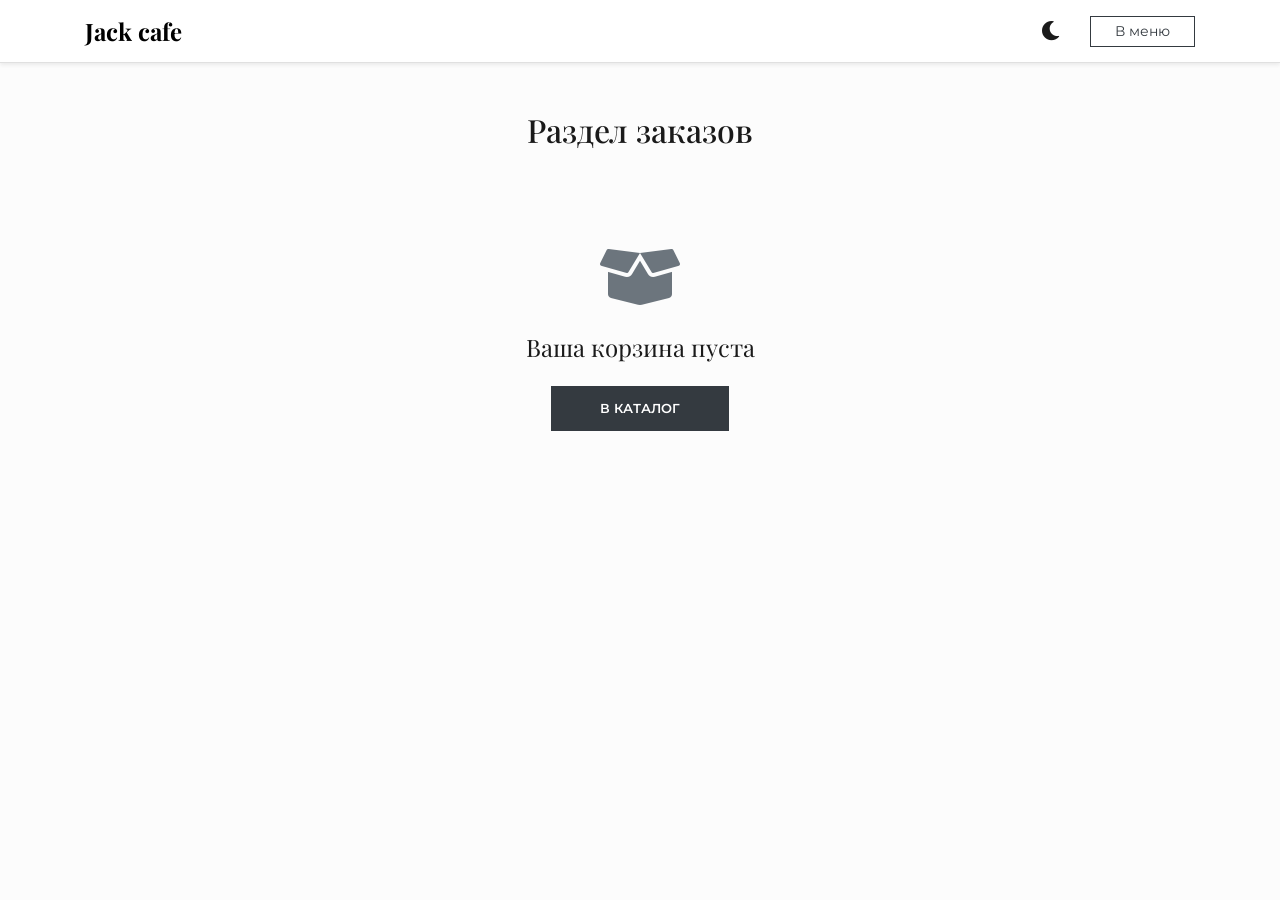
<file: cart.html>
<!DOCTYPE html>
<html lang="ru">
<head>
    <meta charset="UTF-8">
    <meta name="viewport" content="width=device-width, initial-scale=1.0">
    <title>Корзина — Jack cafe</title>
    <link rel="stylesheet" href="https://cdn.jsdelivr.net/npm/bootstrap@4.6.2/dist/css/bootstrap.min.css">
    <link rel="stylesheet" href="https://cdnjs.cloudflare.com/ajax/libs/font-awesome/5.15.4/css/all.min.css">
    <link href="https://fonts.googleapis.com/css2?family=Montserrat:wght@300;400;500;600;700&family=Playfair+Display:ital,wght@0,600;1,600&display=swap" rel="stylesheet">
    <link rel="stylesheet" href="style.css">
    <style>
        .qty-btn { width: 30px; height: 30px; border: 1px solid #ccc; background: #fff; cursor: pointer; }
        body.dark-theme .qty-btn { background: #222; color: #fff; border-color: #444; }
    </style>
</head>
<body>
    <script>
        if (localStorage.getItem('theme') === 'dark') {
            document.body.classList.add('dark-theme');
        }
    </script>

    <nav class="navbar navbar-expand-lg sticky-top shadow-sm main-nav">
        <div class="container">
            <a class="navbar-brand" href="index.html">Jack cafe</a>
            <div class="ml-auto d-flex align-items-center">
                <button id="theme-toggle" class="theme-btn mr-4" title="Сменить тему">
                    <i class="fas fa-moon"></i>
                </button>
                <a href="index.html" class="btn btn-outline-dark btn-sm px-4 rounded-0">В меню</a>
            </div>
        </div>
    </nav>

    <main class="container my-5 reveal active">
        <h2 class="mb-5 text-center">Раздел заказов</h2>
        
        <div id="cart-filled" style="display: none;">
            <div class="table-responsive border shadow-sm">
                <table class="table text-center mb-0 bg-white">
                    <thead class="thead-light">
                        <tr>
                            <th class="text-left pl-4">Товар</th>
                            <th>Цена</th>
                            <th>Количество</th>
                            <th>Сумма</th>
                            <th>Удалить</th>
                        </tr>
                    </thead>
                    <tbody id="cart-tbody"></tbody>
                </table>
            </div>
            
            <div class="d-flex justify-content-between align-items-center mt-4 p-4 bg-white border shadow-sm">
                <h4 class="m-0 font-weight-bold">Итого: <span id="cart-total" style="color: #c5a880;">0 ₽</span></h4>
                <a href="order.html" class="btn btn-dark btn-lg px-5 rounded-0">Оформить заказ</a>
            </div>
        </div>

        <div id="cart-empty" class="text-center py-5" style="display: none;">
            <i class="fas fa-box-open fa-4x mb-4 text-muted"></i>
            <h4 class="font-weight-normal">Ваша корзина пуста</h4>
            <a href="index.html" class="btn btn-dark px-5 mt-3 rounded-0">В каталог</a>
        </div>
    </main>

    <script src="app.js"></script>
    <script>
        document.addEventListener('DOMContentLoaded', () => {
            showCartList();
        });

        // Функция отрисовки корзины
        const showCartList = () => {
            const list = getCartData();
            const tbody = document.getElementById('cart-tbody');
            const filledBlock = document.getElementById('cart-filled');
            const emptyBlock = document.getElementById('cart-empty');
            
            if (list.length > 0) {
                filledBlock.style.display = 'block';
                emptyBlock.style.display = 'none';
                tbody.innerHTML = '';
                
                let totalCost = 0;

                list.forEach((product, idx) => {
                    const currentSum = product.price * product.qty;
                    totalCost += currentSum;
                    
                    // Используем шаблонные строки для создания HTML
                    const tr = document.createElement('tr');
                    tr.innerHTML = `
                        <td class="text-left pl-4 font-weight-bold align-middle">${product.name}</td>
                        <td class="align-middle">${product.price} ₽</td>
                        <td class="align-middle">
                            <button type="button" class="qty-btn" onclick="modifyQuantity(${idx}, -1)">-</button>
                            <span class="mx-3 font-weight-bold">${product.qty}</span>
                            <button type="button" class="qty-btn" onclick="modifyQuantity(${idx}, 1)">+</button>
                        </td>
                        <td class="font-weight-bold align-middle">${currentSum} ₽</td>
                        <td class="align-middle">
                            <button type="button" class="btn text-danger" onclick="deleteItem(${idx})"><i class="fas fa-times"></i></button>
                        </td>
                    `;
                    tbody.appendChild(tr);
                });
                
                document.getElementById('cart-total').innerText = `${totalCost} ₽`;
            } else {
                filledBlock.style.display = 'none';
                emptyBlock.style.display = 'block';
            }
        };

        // Изменение количества товара
        const modifyQuantity = (idx, change) => {
            const data = getCartData();
            data[idx].qty += change;
            
            // Если количество 0, убираем товар из корзины
            if (data[idx].qty <= 0) {
                data.splice(idx, 1);
            }
            
            saveCartData(data);
            showCartList();
            updateCartCounter();
        };

        // Удаление товара (кнопка крестик)
        const deleteItem = (idx) => {
            const data = getCartData();
            data.splice(idx, 1);
            
            saveCartData(data);
            showCartList();
            updateCartCounter();
        };
    </script>
</body>
</html>
</file>
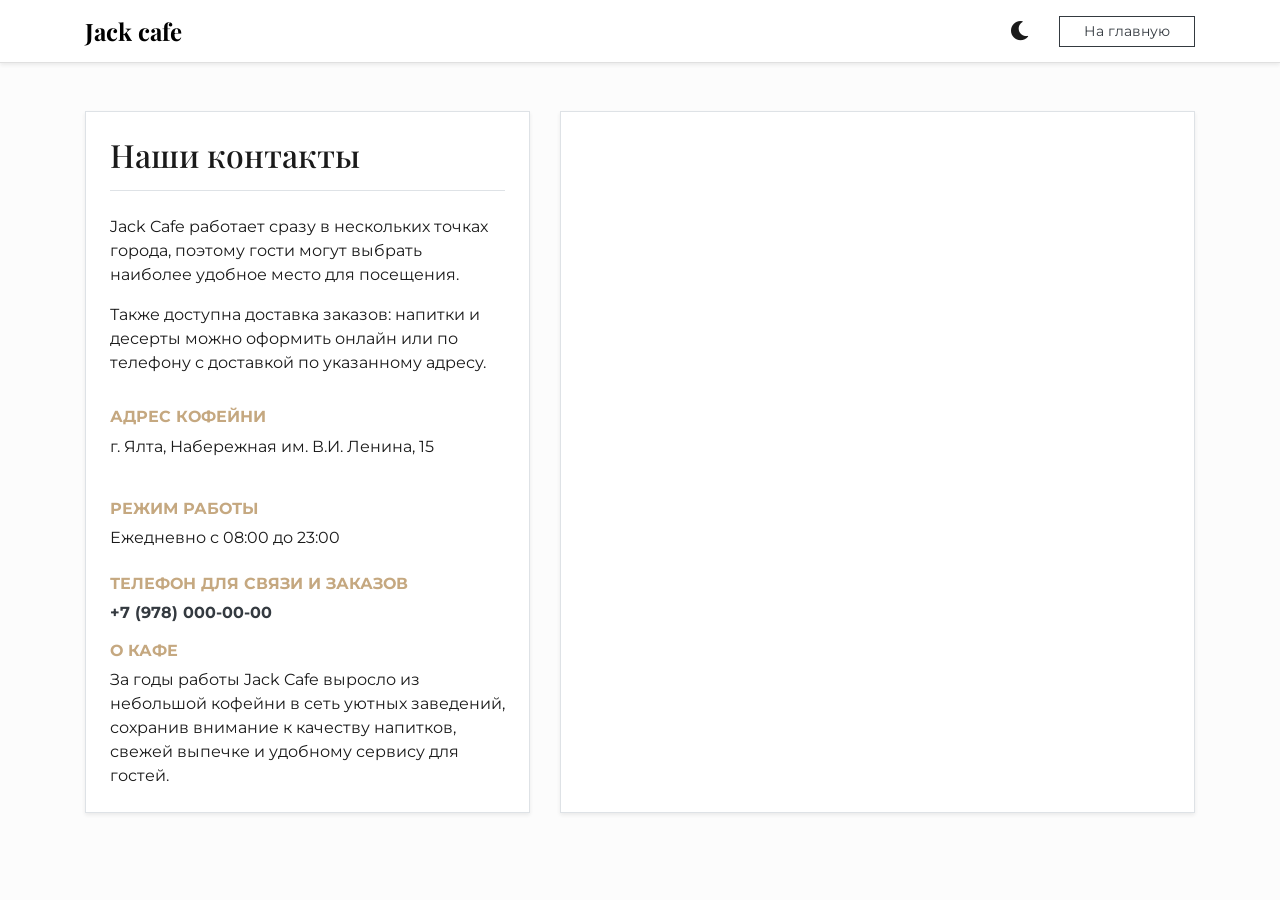
<file: contacts.html>
<!DOCTYPE html>
<html lang="ru">
<head>
    <meta charset="UTF-8">
    <meta name="viewport" content="width=device-width, initial-scale=1.0">
    <title>Контакты — Jack cafe</title>
    <link rel="stylesheet" href="https://cdn.jsdelivr.net/npm/bootstrap@4.6.2/dist/css/bootstrap.min.css">
    <link rel="stylesheet" href="https://cdnjs.cloudflare.com/ajax/libs/font-awesome/5.15.4/css/all.min.css">
    <link href="https://fonts.googleapis.com/css2?family=Montserrat:wght@300;400;500;600;700&family=Playfair+Display:ital,wght@0,600;1,600&display=swap" rel="stylesheet">
    <link rel="stylesheet" href="style.css">
</head>
<body>
    <script>
        if (localStorage.getItem('theme') === 'dark') {
            document.body.classList.add('dark-theme');
        }
    </script>

    <nav class="navbar navbar-expand-lg sticky-top shadow-sm main-nav">
        <div class="container">
            <a class="navbar-brand" href="index.html">Jack cafe</a>
            <div class="ml-auto d-flex align-items-center">
                <button id="theme-toggle" class="theme-btn mr-4" title="Сменить тему">
                    <i class="fas fa-moon"></i>
                </button>
                <a href="index.html" class="btn btn-outline-dark btn-sm px-4 rounded-0">На главную</a>
            </div>
        </div>
    </nav>

    <main class="container my-5 reveal active">
        <div class="row">
            <div class="col-lg-5 mb-4">
                <div class="card h-100 p-4 border shadow-sm">
                    <h2 class="mb-4 pb-3 border-bottom">Наши контакты</h2>



                    <p class="mb-3">Jack Cafe работает сразу в нескольких точках города, поэтому гости могут выбрать наиболее удобное место для посещения.</p>

                    <p class="mb-3">Также доступна доставка заказов: напитки и десерты можно оформить онлайн или по телефону с доставкой по указанному адресу.</p>

                    <h6 class="font-weight-bold text-uppercase mt-3" style="color:#c5a880;">Адрес кофейни</h6>
<p class="mb-4">г. Ялта, Набережная им. В.И. Ленина, 15</p>
<h6 class="font-weight-bold text-uppercase mt-3" style="color:#c5a880;">Режим работы</h6>
                    <p class="mb-4">Ежедневно с 08:00 до 23:00</p>

                    <h6 class="font-weight-bold text-uppercase" style="color:#c5a880;">Телефон для связи и заказов</h6>
                    <p class="mb-3"><a href="tel:+79780000000" class="text-dark text-decoration-none font-weight-bold">+7 (978) 000-00-00</a></p>

                    <h6 class="font-weight-bold text-uppercase" style="color:#c5a880;">О кафе</h6>
                    <p class="mb-0">За годы работы Jack Cafe выросло из небольшой кофейни в сеть уютных заведений, сохранив внимание к качеству напитков, свежей выпечке и удобному сервису для гостей.</p>
                </div>
            </div>

            <div class="col-lg-7 mb-4">
                <div class="card h-100 p-2 border shadow-sm">
                    <!-- Точный виджет Яндекс Карт с маркером на Набережной 15 -->
                    <iframe src="https://yandex.ru/map-widget/v1/?ll=34.168783%2C44.492576&z=17&pt=34.168783,44.492576,pm2rdm" 
                            width="100%" 
                            height="100%" 
                            style="min-height: 400px; border: none;" 
                            allowfullscreen="true">
                    </iframe>
                </div>
            </div>
        </div>
    </main>

    <script src="app.js"></script>
</body>
</html>
</file>
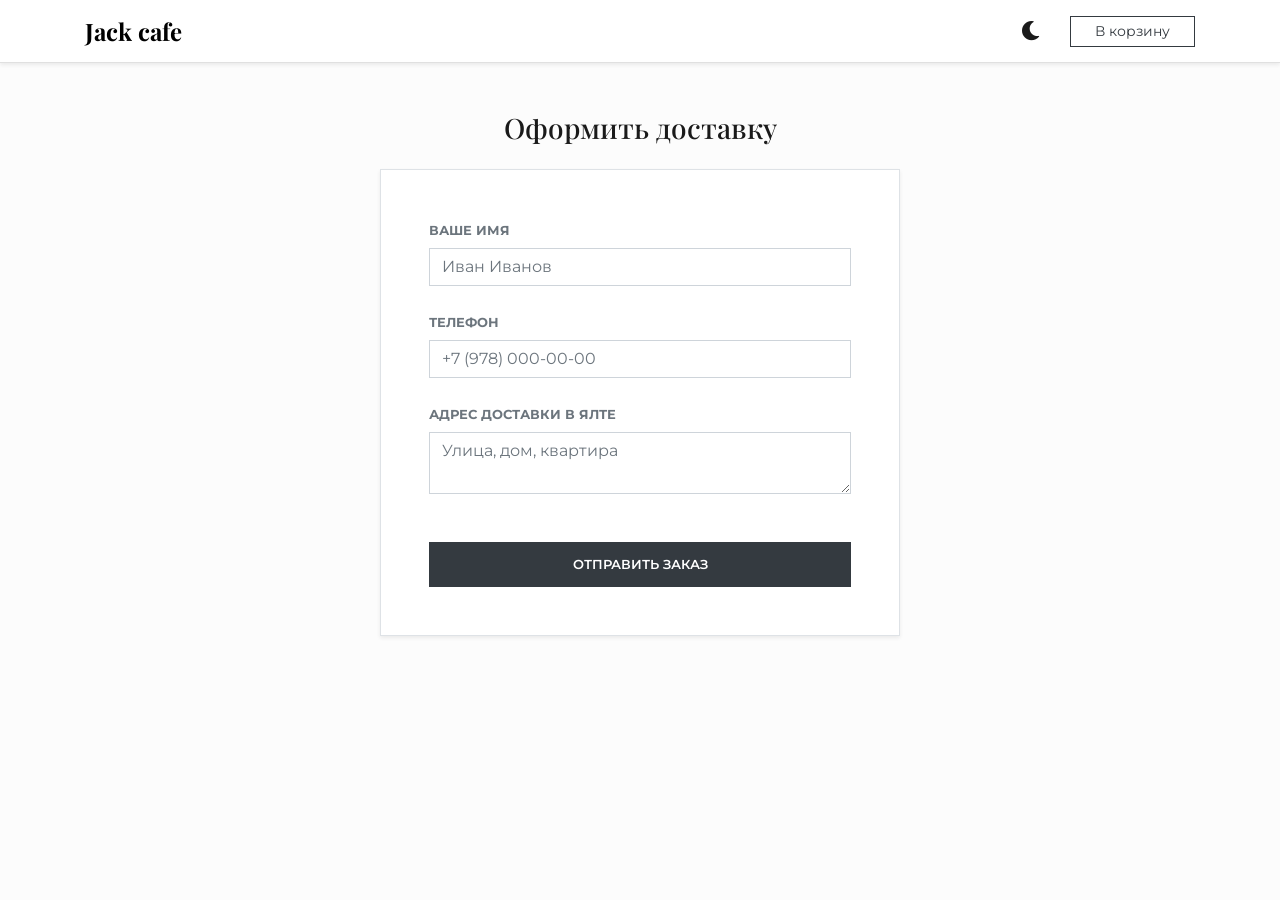
<file: order.html>
<!DOCTYPE html>
<html lang="ru">
<head>
    <meta charset="UTF-8">
    <meta name="viewport" content="width=device-width, initial-scale=1.0">
    <title>Оформить заказ — Jack cafe</title>
    <link class="styles" rel="stylesheet" href="https://cdn.jsdelivr.net/npm/bootstrap@4.6.2/dist/css/bootstrap.min.css">
    <link rel="stylesheet" href="https://cdnjs.cloudflare.com/ajax/libs/font-awesome/5.15.4/css/all.min.css">
    <link href="https://fonts.googleapis.com/css2?family=Montserrat:wght@300;400;500;600;700&family=Playfair+Display:ital,wght@0,600;1,600&display=swap" rel="stylesheet">
    <link rel="stylesheet" href="style.css">
</head>
<body>
    <script>
        if (localStorage.getItem('theme') === 'dark') {
            document.body.classList.add('dark-theme');
        }
    </script>

    <nav class="navbar navbar-expand-lg sticky-top shadow-sm main-nav">
        <div class="container">
            <a class="navbar-brand" href="index.html">Jack cafe</a>
            <div class="ml-auto d-flex align-items-center">
                <button id="theme-toggle" class="theme-btn mr-4" title="Сменить тему">
                    <i class="fas fa-moon"></i>
                </button>
                <a href="cart.html" class="btn btn-outline-dark btn-sm px-4 rounded-0">В корзину</a>
            </div>
        </div>
    </nav>

    <main class="container my-5 reveal active" style="max-width: 550px;">
        <h3 class="mb-4 text-center">Оформить доставку</h3>
        
        <div class="card p-4 p-md-5 border shadow-sm">
            <form id="order-form">
                <div class="form-group mb-4">
                    <label class="font-weight-bold small text-uppercase text-muted">Ваше имя</label>
                    <input type="text" class="form-control" id="userName" placeholder="Иван Иванов" required>
                </div>

                <div class="form-group mb-4">
                    <label class="font-weight-bold small text-uppercase text-muted">Телефон</label>
                    <input type="tel" class="form-control" placeholder="+7 (978) 000-00-00" required>
                </div>

                <div class="form-group mb-5">
                    <label class="font-weight-bold small text-uppercase text-muted">Адрес доставки в Ялте</label>
                    <textarea class="form-control" rows="2" placeholder="Улица, дом, квартира" required></textarea>
                </div>

                <button type="submit" class="btn btn-dark btn-block btn-lg rounded-0">Отправить заказ</button>
            </form>
        </div>
    </main>

    <script src="app.js"></script>
    <script>
        const orderForm = document.getElementById('order-form');
        
        if (orderForm) {
            orderForm.addEventListener('submit', (event) => {
                event.preventDefault(); // Предотвращаем перезагрузку страницы
                
                const cartItems = getCartData();
                if (cartItems.length === 0) {
                    alert("Ваша корзина пуста!");
                    window.location.href = 'index.html';
                    return; // Ранний возврат, прерываем выполнение
                }

                const name = document.getElementById('userName').value;
                // Использование шаблонной строки (ES6) для человечного вывода
                alert(`Успешно, ${name}! Наш бариста уже собирает ваш заказ.`);
                
                // Очищаем корзину
                localStorage.removeItem('jack_cart_items'); 
                window.location.href = 'index.html';
            });
        }
    </script>
</body>
</html>
</file>
<file: style.css>
/* Общие стили проекта */
html { scroll-behavior: smooth; }

body { 
    font-family: 'Montserrat', sans-serif;
    background-color: #fcfcfc;
    color: #1a1a1a;
    transition: background-color 0.4s ease, color 0.4s ease;
}

h1, h2, h3, h4, h5, .navbar-brand {
    font-family: 'Playfair Display', serif;
}

/* Навигационная панель */
.navbar { 
    background-color: #ffffff !important; 
    border-bottom: 1px solid #e0e0e0; 
}
.nav-link { 
    font-weight: 600; 
    text-transform: uppercase; 
    font-size: 0.85rem; 
    letter-spacing: 1px; 
    color: #1a1a1a !important; 
}
.nav-link:hover { color: #c5a880 !important; }
.navbar-brand { font-size: 1.5rem; font-weight: 700; color: #000 !important; }

/* Сохраняем анимации появления при скролле */
.reveal {
    opacity: 0;
    transform: translateY(25px);
    transition: opacity 0.7s ease-out, transform 0.7s ease-out;
}
.reveal.active {
    opacity: 1;
    transform: translateY(0);
}

/* Главный баннер (фото помещения) */
.hero-section { 
    background: linear-gradient(rgba(18, 18, 18, 0.65), rgba(18, 18, 18, 0.65)), url('https://images.unsplash.com/photo-1554118811-1e0d58224f24?q=80&w=1200') center/cover no-repeat;
    color: #ffffff;
    padding: 130px 0; 
    text-align: center; 
    margin-bottom: 50px; 
}
.hero-section h1 { font-size: 3.5rem; }
.subtitle-text { color: #e0e0e0; }

/* Карточки товаров */
.card { 
    border-radius: 0; 
    border: 1px solid #e0e0e0; 
    background-color: #fff;
    transition: transform 0.3s, box-shadow 0.3s;
}
.card:hover { 
    transform: translateY(-5px); 
    box-shadow: 0 10px 20px rgba(0,0,0,0.06); 
}
.clickable-area { cursor: pointer; }
.card-img-top { 
    width: 100%; 
    height: 240px; 
    object-fit: cover; 
}

/* Кнопки */
.btn-dark { 
    border-radius: 0; 
    font-weight: 600; 
    text-transform: uppercase; 
    font-size: 0.8rem; 
    padding: 12px; 
}
.btn-dark:hover { background-color: #c5a880; border-color: #c5a880; }
.btn-outline-light { border-radius: 0; font-weight: 600; text-transform: uppercase; }

.sorting-options { border-bottom: 1px solid #e0e0e0; padding-bottom: 15px; margin-bottom: 35px; }
.form-control { border-radius: 0; }
.price-text { font-size: 1.15rem; font-weight: 600; color: #000; }

/* Уведомление (Тост) */
.custom-toast {
    position: fixed; top: 20px; right: 20px; background: #000; color: #fff;
    padding: 15px 25px; z-index: 9999; opacity: 0; visibility: hidden;
    transform: translateY(-10px); transition: 0.3s ease; border-left: 4px solid #c5a880;
}
.custom-toast.show { opacity: 1; visibility: visible; transform: translateY(0); }

.theme-btn { background: transparent; border: none; cursor: pointer; font-size: 1.2rem; outline: none; color: inherit; }

/* ========================================= */
/* === ИСПРАВЛЕННАЯ ТЕМНАЯ ТЕМА ДЛЯ BODY === */
/* ========================================= */
body.dark-theme { 
    background-color: #121212 !important; 
    color: #f0f0f0 !important; 
}
body.dark-theme .navbar { 
    background-color: #1a1a1a !important; 
    border-color: #2a2a2a; 
}
body.dark-theme .nav-link { color: #f0f0f0 !important; }
body.dark-theme .navbar-brand { color: #fff !important; }
body.dark-theme .sorting-options { border-color: #333; }

body.dark-theme .card { 
    background-color: #1a1a1a !important; 
    border-color: #333 !important; 
}
body.dark-theme .price-text { color: #fff !important; }
body.dark-theme .form-control { background-color: #222; color: #fff; border-color: #444; }
body.dark-theme .modal-content { background-color: #1a1a1a; color: #f0f0f0; }
body.dark-theme .modal-header { border-bottom: 1px solid #333; }
body.dark-theme .modal-header .close { color: #fff; }
body.dark-theme .btn-dark { background-color: #fff; color: #000; border-color: #fff; }
body.dark-theme .btn-dark:hover { background-color: #c5a880; color: #fff; }
body.dark-theme .badge-light { background-color: #333; color: #fff; border-color: #444 !important; }

/* Для страниц корзины и контактов */
body.dark-theme .table { background-color: #1a1a1a; color: #f0f0f0; }
body.dark-theme .table thead-light th { background-color: #222; color: #fff; border-color: #333; }
body.dark-theme .bg-white { background-color: #1a1a1a !important; border-color: #333 !important; }
</file>
